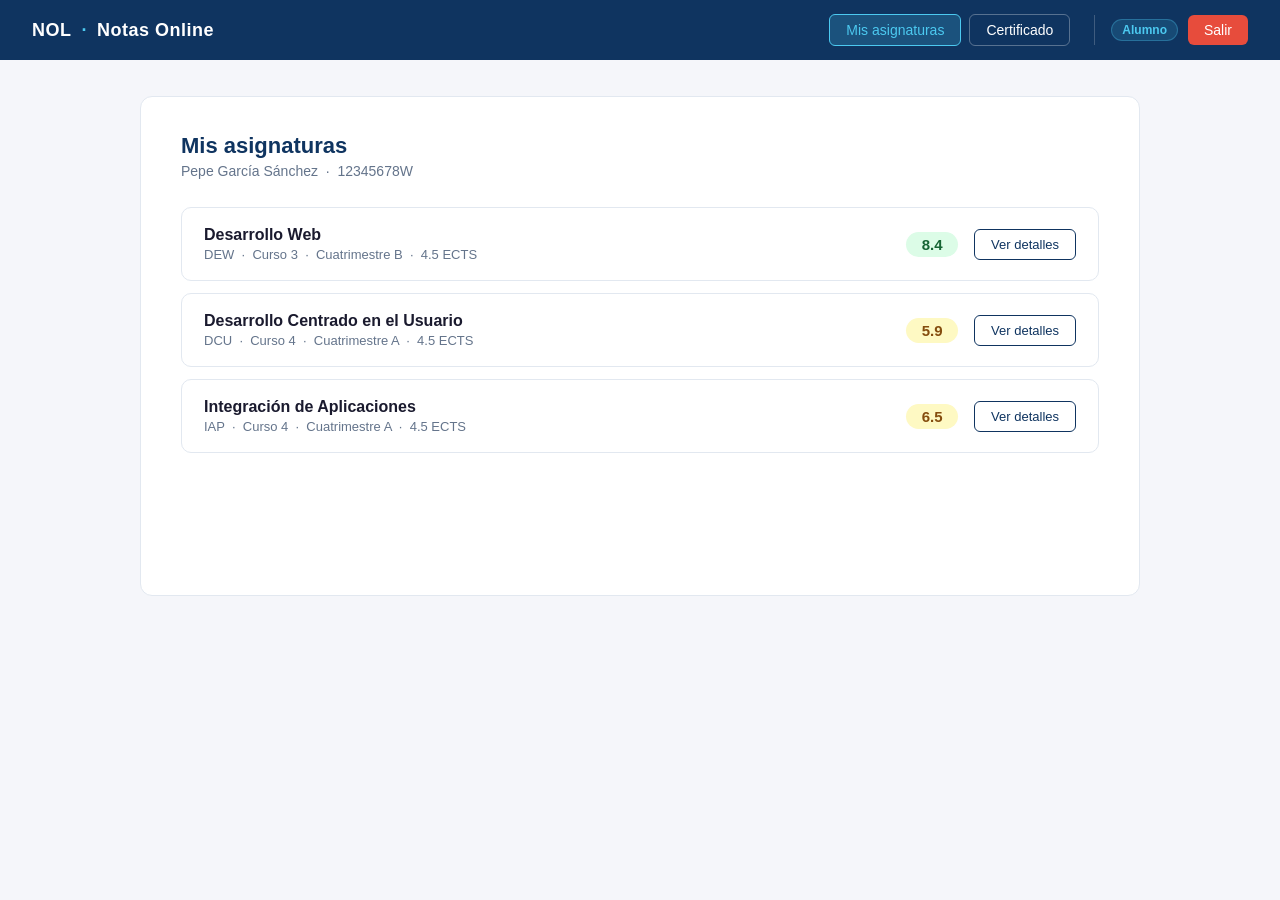
<file: src/main/webapp/alumno/pantalla2alu.html>
<!DOCTYPE html>
<html lang="es">
<head>
    <meta charset="UTF-8">
    <meta name="viewport" content="width=device-width, initial-scale=1.0">
    <title>NOL — Notas Online</title>
    <link rel="stylesheet" href="estils.css">
</head>
<body>

    <nav class="navbar">

        <div class="navbar-marca">
            NOL <span>·</span> Notas Online
        </div>

        <div class="navbar-acciones">

            <button onclick="mostrarAsignaturas()" class="btn-nav" id="btn-asig">
                Mis asignaturas
            </button>

            <button onclick="mostrarCertificado()" class="btn-nav" id="btn-cert">
                Certificado
            </button>

            <div class="navbar-usuario">
                <span class="chip-rol">Alumno</span>
                <button class="btn-salir">Salir</button>
            </div>

        </div>

    </nav>

    <div class="contenedor-principal" id="contenido"></div>

    <div class="pie-pagina">
        
    </div>

    <script src="app.js"></script>

</body>
</html>
</file>
<file: src/main/webapp/alumno/estils.css>
* {
    margin: 0;
    padding: 0;
    box-sizing: border-box;
}

body {
    font-family: 'Segoe UI', Arial, sans-serif;
    background-color: #f5f6fa;
    color: #1a1a2e;
}

.navbar {
    background-color: #0f3460;
    padding: 0 32px;
    height: 60px;
    display: flex;
    align-items: center;
    justify-content: space-between;
}

.navbar-marca {
    display: flex;
    align-items: center;
    gap: 10px;
    color: white;
    font-size: 18px;
    font-weight: 700;
    letter-spacing: 0.5px;
}

.navbar-marca span {
    color: #4cc9f0;
}

.navbar-acciones {
    display: flex;
    align-items: center;
    gap: 8px;
}

.btn-nav {
    background: transparent;
    border: 1px solid rgba(255,255,255,0.3);
    color: white;
    padding: 7px 16px;
    border-radius: 6px;
    font-size: 14px;
    cursor: pointer;
    font-family: 'Segoe UI', Arial, sans-serif;
    transition: background 0.2s;
}

.btn-nav:hover {
    background: rgba(255,255,255,0.1);
}

.btn-nav.activo {
    background: rgba(76,201,240,0.2);
    border-color: #4cc9f0;
    color: #4cc9f0;
}

.navbar-usuario {
    display: flex;
    align-items: center;
    gap: 10px;
    margin-left: 16px;
    padding-left: 16px;
    border-left: 1px solid rgba(255,255,255,0.2);
}

.chip-rol {
    background: rgba(76,201,240,0.15);
    color: #4cc9f0;
    border: 1px solid rgba(76,201,240,0.3);
    padding: 3px 10px;
    border-radius: 20px;
    font-size: 12px;
    font-weight: 600;
}

.btn-salir {
    background: #e74c3c;
    border: none;
    color: white;
    padding: 7px 16px;
    border-radius: 6px;
    font-size: 14px;
    cursor: pointer;
    font-family: 'Segoe UI', Arial, sans-serif;
    transition: background 0.2s;
}

.btn-salir:hover {
    background: #c0392b;
}

.contenedor-principal {
    width: 85%;
    max-width: 1000px;
    margin: 36px auto;
    background: white;
    border-radius: 12px;
    border: 1px solid #e2e8f0;
    padding: 36px 40px;
    min-height: 500px;
}

.seccion-titulo {
    font-size: 22px;
    font-weight: 700;
    color: #0f3460;
    margin-bottom: 4px;
}

.seccion-subtitulo {
    font-size: 14px;
    color: #64748b;
    margin-bottom: 28px;
}

.asig-card {
    border: 1px solid #e2e8f0;
    border-radius: 10px;
    padding: 18px 22px;
    margin-bottom: 12px;
    display: flex;
    align-items: center;
    justify-content: space-between;
    transition: border-color 0.2s;
}

.asig-card:hover {
    border-color: #0f3460;
}

.asig-nombre {
    font-size: 16px;
    font-weight: 600;
    color: #1a1a2e;
    margin-bottom: 3px;
}

.asig-meta {
    font-size: 13px;
    color: #64748b;
}

.asig-derecha {
    display: flex;
    align-items: center;
    gap: 16px;
}

.badge-nota {
    font-size: 15px;
    font-weight: 700;
    padding: 4px 14px;
    border-radius: 20px;
    min-width: 52px;
    text-align: center;
}

.nota-alta {
    background: #dcfce7;
    color: #166534;
}

.nota-media {
    background: #fef9c3;
    color: #854d0e;
}

.nota-baja {
    background: #fee2e2;
    color: #991b1b;
}

.btn-detalle {
    background: white;
    border: 1px solid #0f3460;
    color: #0f3460;
    padding: 7px 16px;
    border-radius: 6px;
    font-size: 13px;
    cursor: pointer;
    font-family: 'Segoe UI', Arial, sans-serif;
    transition: all 0.2s;
}

.btn-detalle:hover {
    background: #0f3460;
    color: white;
}

.btn-volver {
    background: white;
    border: 1px solid #e2e8f0;
    color: #64748b;
    padding: 7px 16px;
    border-radius: 6px;
    font-size: 13px;
    cursor: pointer;
    font-family: 'Segoe UI', Arial, sans-serif;
    margin-bottom: 28px;
    transition: border-color 0.2s;
}

.btn-volver:hover {
    border-color: #94a3b8;
    color: #1a1a2e;
}

.detalle-grid {
    display: grid;
    grid-template-columns: 200px 1fr;
    gap: 32px;
    margin-top: 8px;
}

.detalle-avatar {
    width: 120px;
    height: 120px;
    background: #e6f0fb;
    border-radius: 12px;
    display: flex;
    align-items: center;
    justify-content: center;
    font-size: 42px;
    font-weight: 700;
    color: #0f3460;
    margin: 0 auto 16px auto;
}

.detalle-nota-grande {
    text-align: center;
    margin-top: 8px;
}

.nota-numero {
    font-size: 36px;
    font-weight: 800;
    display: block;
}

.nota-label {
    font-size: 12px;
    color: #64748b;
    text-transform: uppercase;
    letter-spacing: 0.08em;
}

.detalle-ficha {
    border: 1px solid #e2e8f0;
    border-radius: 10px;
    padding: 22px 26px;
}

.ficha-fila {
    display: flex;
    justify-content: space-between;
    align-items: center;
    padding: 10px 0;
    border-bottom: 1px solid #f1f5f9;
    font-size: 14px;
}

.ficha-fila:last-of-type {
    border-bottom: none;
}

.ficha-label {
    color: #64748b;
    font-weight: 500;
}

.ficha-valor {
    color: #1a1a2e;
    font-weight: 600;
}

.lorem-text {
    margin-top: 18px;
    font-size: 13px;
    color: #94a3b8;
    line-height: 1.7;
    border-top: 1px solid #f1f5f9;
    padding-top: 14px;
}

.cert-tabla {
    width: 100%;
    border-collapse: collapse;
    margin-top: 20px;
    font-size: 14px;
}

.cert-tabla thead tr {
    background: #0f3460;
    color: white;
}

.cert-tabla th {
    padding: 12px 16px;
    text-align: left;
    font-weight: 600;
    font-size: 13px;
    letter-spacing: 0.03em;
}

.cert-tabla td {
    padding: 12px 16px;
    border-bottom: 1px solid #f1f5f9;
    color: #1a1a2e;
}

.cert-tabla tbody tr:hover {
    background: #f8fafc;
}

.cert-media-box {
    margin-top: 20px;
    background: #f0f7ff;
    border-left: 4px solid #0f3460;
    border-radius: 0 8px 8px 0;
    padding: 14px 20px;
    display: flex;
    justify-content: space-between;
    align-items: center;
}

.cert-media-label {
    font-size: 14px;
    color: #64748b;
    font-weight: 500;
}

.cert-media-valor {
    font-size: 22px;
    font-weight: 800;
    color: #0f3460;
}

.btn-imprimir {
    background: #0f3460;
    border: none;
    color: white;
    padding: 9px 20px;
    border-radius: 6px;
    font-size: 14px;
    cursor: pointer;
    font-family: 'Segoe UI', Arial, sans-serif;
    transition: background 0.2s;
}

.btn-imprimir:hover {
    background: #16213e;
}

.cert-cabecera {
    display: flex;
    justify-content: space-between;
    align-items: center;
    margin-bottom: 8px;
}

.cert-alumno-info {
    font-size: 14px;
    color: #64748b;
    margin-bottom: 4px;
}

.pie-pagina {
    text-align: center;
    padding: 20px;
    font-size: 12px;
    color: #94a3b8;
    font-family: 'Segoe UI', Arial, sans-serif;
}

@media print {
    .navbar { display: none; }
    .pie-pagina { display: none; }
    .btn-volver { display: none; }
    .btn-imprimir { display: none; }
    body { background: white; }

    .contenedor-principal {
        width: 100%;
        margin: 0;
        padding: 24px;
        border: none;
        border-radius: 0;
        box-shadow: none;
    }
}
</file>
